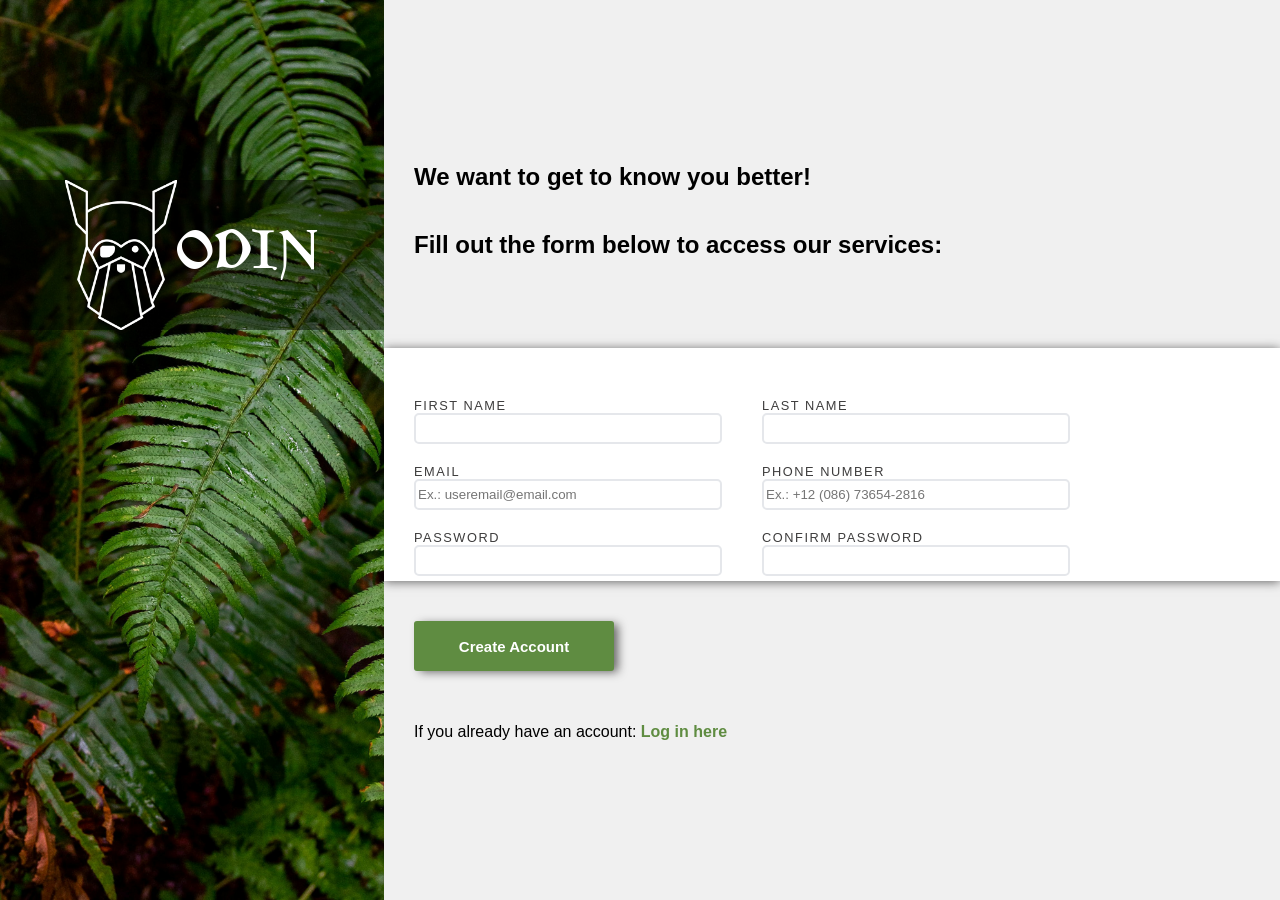
<file: index.html>
<!DOCTYPE html>
<html lang="en">
<head>
    <meta charset="UTF-8">
    <meta name="viewport" content="width=device-width, initial-scale=1.0">
    <title>Sign Up Form</title>
    <link rel="stylesheet" href="styles.css">
</head>
<body>
    <div class="column-one">
        <div class="logo-and-brand">
                <img class="logo" src="images/odin-lined.png" alt="">
                <span>ODIN</span> 
        </div>
    </div>
    <div class="column-two">
        <div class="title">
            <h2>
                We want to get to know you better!
            </h2>
            <h2>
                Fill out the form below to access our services:
            </h2>
        </div>
        <div class="form">
            <form action="" method="get" class="signUp-form">
                <div class="form-column-one">
                    <label for="first-name">FIRST NAME</label>
                    <input type="text" id="first-name" name="userFistName">
                    
                    <label for="user-email">EMAIL</label>
                    <input type="email" id="user-email" name="userEmail" required placeholder="Ex.: useremail@email.com">

                    <label for="password">PASSWORD</label>
                    <input type="password" id="password" name="userPassword" required minlength="8">

                </div>
                
                <div class="form-column-two">
                    <label for="last-name">LAST NAME</label>
                    <input type="text" id="last-name" name="userLastName">
                    
                    <label for="phone">PHONE NUMBER</label>
                    <input type="text" id="phone" name="userPhone" placeholder="Ex.: +12 (086) 73654-2816">
    
                    <label for="confirm-password">CONFIRM PASSWORD</label>
                    <input type="password" id="confirm-password" name="userConfirmPassword" required minlength="8">

                </div>
            </form>
        </div>
        <div class="form-footer">
            <button type="submit">Create Account</button>
            <br>
            <br>
            <p>If you already have an account: <a href="">Log in here</a></p>
        </div>

    </div>
</body>
</html>
</file>
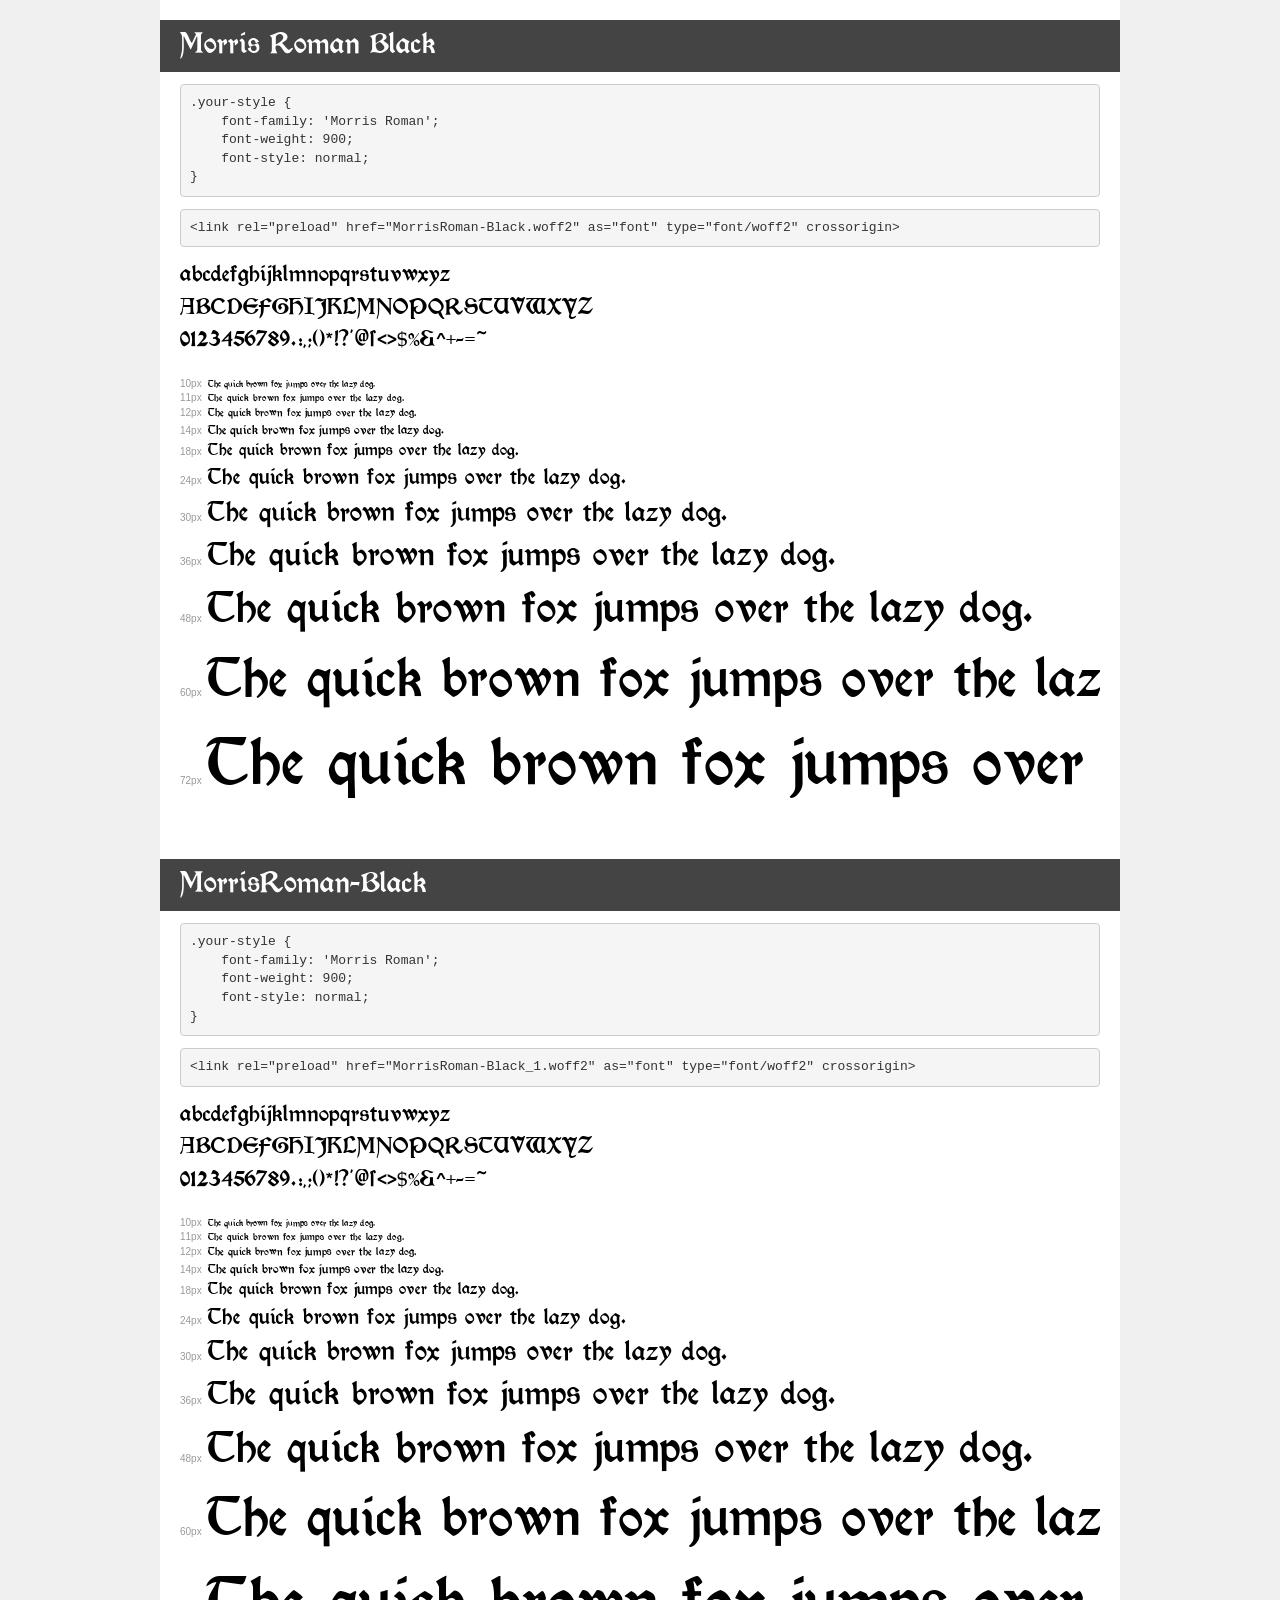
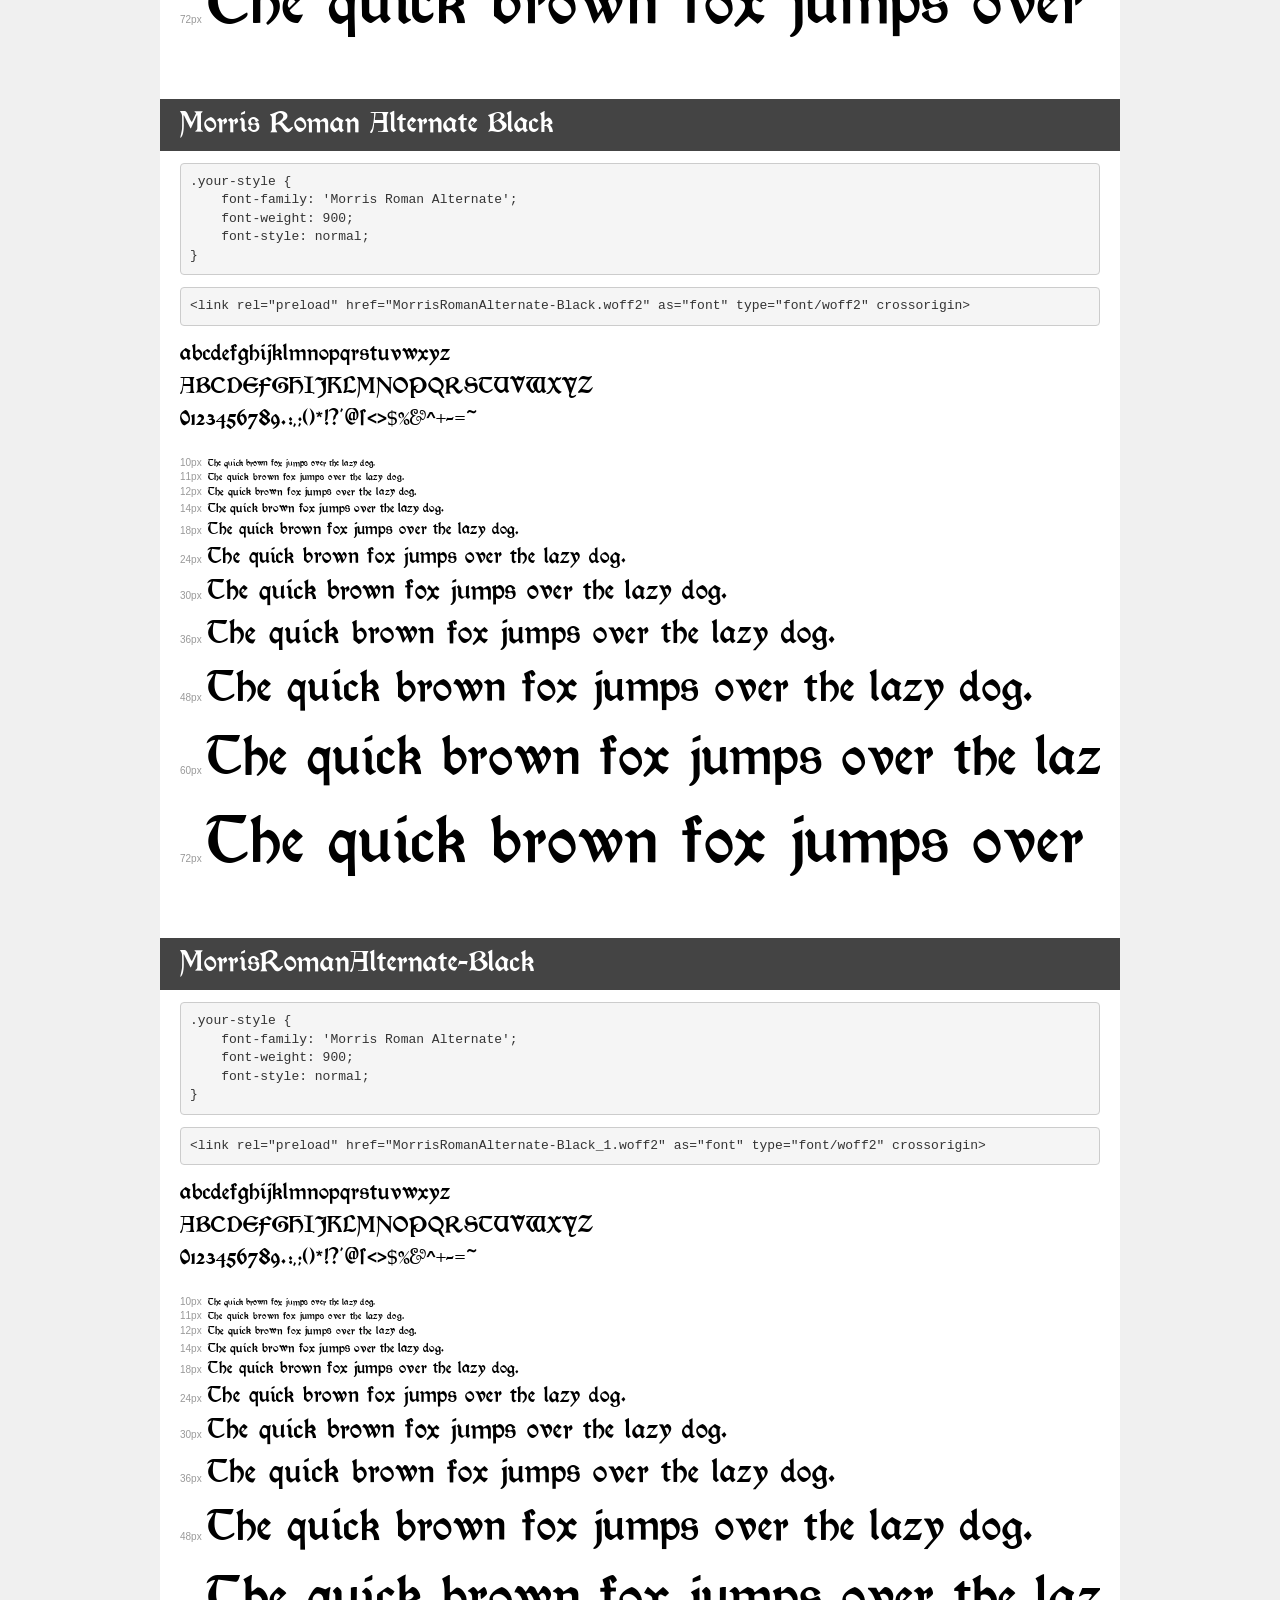
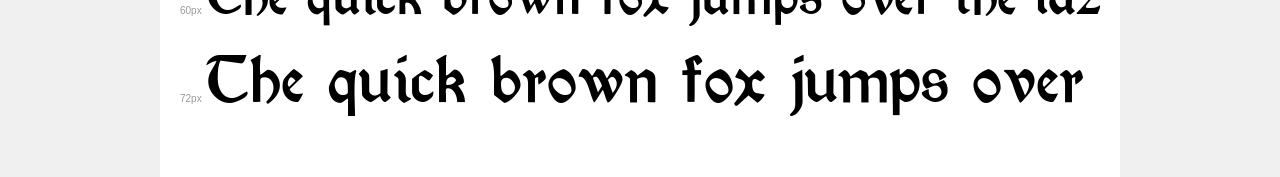
<file: fonts/demo.html>
<!DOCTYPE html>
<html lang="en">
<head>
    <meta charset="utf-8">
    <meta http-equiv="X-UA-Compatible" content="IE=edge">
    <meta name="viewport" content="width=device-width, initial-scale=1">
    <meta name="robots" content="noindex, noarchive">
    <meta name="format-detection" content="telephone=no">
    <title>Transfonter demo</title>
    <link href="stylesheet.css" rel="stylesheet">
    <style>
        /*
        http://meyerweb.com/eric/tools/css/reset/
        v2.0 | 20110126
        License: none (public domain)
        */
        html, body, div, span, applet, object, iframe,
        h1, h2, h3, h4, h5, h6, p, blockquote, pre,
        a, abbr, acronym, address, big, cite, code,
        del, dfn, em, img, ins, kbd, q, s, samp,
        small, strike, strong, sub, sup, tt, var,
        b, u, i, center,
        dl, dt, dd, ol, ul, li,
        fieldset, form, label, legend,
        table, caption, tbody, tfoot, thead, tr, th, td,
        article, aside, canvas, details, embed,
        figure, figcaption, footer, header, hgroup,
        menu, nav, output, ruby, section, summary,
        time, mark, audio, video {
            margin: 0;
            padding: 0;
            border: 0;
            font-size: 100%;
            font: inherit;
            vertical-align: baseline;
        }
        /* HTML5 display-role reset for older browsers */
        article, aside, details, figcaption, figure,
        footer, header, hgroup, menu, nav, section {
            display: block;
        }
        body {
            line-height: 1;
        }
        ol, ul {
            list-style: none;
        }
        blockquote, q {
            quotes: none;
        }
        blockquote:before, blockquote:after,
        q:before, q:after {
            content: '';
            content: none;
        }
        table {
            border-collapse: collapse;
            border-spacing: 0;
        }
        /* demo styles */
        body {
            background: #f0f0f0;
            color: #000;
        }
        .page {
            background: #fff;
            width: 920px;
            margin: 0 auto;
            padding: 20px 20px 0 20px;
            overflow: hidden;
        }
        .font-container {
            overflow-x: auto;
            overflow-y: hidden;
            margin-bottom: 40px;
            line-height: 1.3;
            white-space: nowrap;
            padding-bottom: 5px;
        }
        h1 {
            position: relative;
            background: #444;
            font-size: 32px;
            color: #fff;
            padding: 10px 20px;
            margin: 0 -20px 12px -20px;
        }
        .letters {
            font-size: 25px;
            margin-bottom: 20px;
        }
        .s10:before {
            content: '10px';
        }
        .s11:before {
            content: '11px';
        }
        .s12:before {
            content: '12px';
        }
        .s14:before {
            content: '14px';
        }
        .s18:before {
            content: '18px';
        }
        .s24:before {
            content: '24px';
        }
        .s30:before {
            content: '30px';
        }
        .s36:before {
            content: '36px';
        }
        .s48:before {
            content: '48px';
        }
        .s60:before {
            content: '60px';
        }
        .s72:before {
            content: '72px';
        }
        .s10:before, .s11:before, .s12:before, .s14:before,
        .s18:before, .s24:before, .s30:before, .s36:before,
        .s48:before, .s60:before, .s72:before {
            font-family: Arial, sans-serif;
            font-size: 10px;
            font-weight: normal;
            font-style: normal;
            color: #999;
            padding-right: 6px;
        }
        pre {
            display: block;
            padding: 9px;
            margin: 0 0 12px;
            font-family: Monaco, Menlo, Consolas, "Courier New", monospace;
            font-size: 13px;
            line-height: 1.428571429;
            color: #333;
            font-weight: normal;
            font-style: normal;
            background-color: #f5f5f5;
            border: 1px solid #ccc;
            overflow-x: auto;
            border-radius: 4px;
        }
        /* responsive */
        @media (max-width: 959px) {
            .page {
                width: auto;
                margin: 0;
            }
        }
    </style>
</head>
<body>
<div class="page">
    <div class="demo">
        <h1 style="font-family: 'Morris Roman'; font-weight: 900; font-style: normal;">Morris Roman Black</h1>
        <pre title="Usage">.your-style {
    font-family: 'Morris Roman';
    font-weight: 900;
    font-style: normal;
}</pre>
        <pre title="Preload (optional)">
&lt;link rel=&quot;preload&quot; href=&quot;MorrisRoman-Black.woff2&quot; as=&quot;font&quot; type=&quot;font/woff2&quot; crossorigin&gt;</pre>
        <div class="font-container" style="font-family: 'Morris Roman'; font-weight: 900; font-style: normal;">
            <p class="letters">
                abcdefghijklmnopqrstuvwxyz<br>
ABCDEFGHIJKLMNOPQRSTUVWXYZ<br>
                0123456789.:,;()*!?'@#&lt;&gt;$%&^+-=~
            </p>
            <p class="s10" style="font-size: 10px;">The quick brown fox jumps over the lazy dog.</p>
            <p class="s11" style="font-size: 11px;">The quick brown fox jumps over the lazy dog.</p>
            <p class="s12" style="font-size: 12px;">The quick brown fox jumps over the lazy dog.</p>
            <p class="s14" style="font-size: 14px;">The quick brown fox jumps over the lazy dog.</p>
            <p class="s18" style="font-size: 18px;">The quick brown fox jumps over the lazy dog.</p>
            <p class="s24" style="font-size: 24px;">The quick brown fox jumps over the lazy dog.</p>
            <p class="s30" style="font-size: 30px;">The quick brown fox jumps over the lazy dog.</p>
            <p class="s36" style="font-size: 36px;">The quick brown fox jumps over the lazy dog.</p>
            <p class="s48" style="font-size: 48px;">The quick brown fox jumps over the lazy dog.</p>
            <p class="s60" style="font-size: 60px;">The quick brown fox jumps over the lazy dog.</p>
            <p class="s72" style="font-size: 72px;">The quick brown fox jumps over the lazy dog.</p>
        </div>
    </div>

    <div class="demo">
        <h1 style="font-family: 'Morris Roman'; font-weight: 900; font-style: normal;">MorrisRoman-Black</h1>
        <pre title="Usage">.your-style {
    font-family: 'Morris Roman';
    font-weight: 900;
    font-style: normal;
}</pre>
        <pre title="Preload (optional)">
&lt;link rel=&quot;preload&quot; href=&quot;MorrisRoman-Black_1.woff2&quot; as=&quot;font&quot; type=&quot;font/woff2&quot; crossorigin&gt;</pre>
        <div class="font-container" style="font-family: 'Morris Roman'; font-weight: 900; font-style: normal;">
            <p class="letters">
                abcdefghijklmnopqrstuvwxyz<br>
ABCDEFGHIJKLMNOPQRSTUVWXYZ<br>
                0123456789.:,;()*!?'@#&lt;&gt;$%&^+-=~
            </p>
            <p class="s10" style="font-size: 10px;">The quick brown fox jumps over the lazy dog.</p>
            <p class="s11" style="font-size: 11px;">The quick brown fox jumps over the lazy dog.</p>
            <p class="s12" style="font-size: 12px;">The quick brown fox jumps over the lazy dog.</p>
            <p class="s14" style="font-size: 14px;">The quick brown fox jumps over the lazy dog.</p>
            <p class="s18" style="font-size: 18px;">The quick brown fox jumps over the lazy dog.</p>
            <p class="s24" style="font-size: 24px;">The quick brown fox jumps over the lazy dog.</p>
            <p class="s30" style="font-size: 30px;">The quick brown fox jumps over the lazy dog.</p>
            <p class="s36" style="font-size: 36px;">The quick brown fox jumps over the lazy dog.</p>
            <p class="s48" style="font-size: 48px;">The quick brown fox jumps over the lazy dog.</p>
            <p class="s60" style="font-size: 60px;">The quick brown fox jumps over the lazy dog.</p>
            <p class="s72" style="font-size: 72px;">The quick brown fox jumps over the lazy dog.</p>
        </div>
    </div>

    <div class="demo">
        <h1 style="font-family: 'Morris Roman Alternate'; font-weight: 900; font-style: normal;">Morris Roman Alternate Black</h1>
        <pre title="Usage">.your-style {
    font-family: 'Morris Roman Alternate';
    font-weight: 900;
    font-style: normal;
}</pre>
        <pre title="Preload (optional)">
&lt;link rel=&quot;preload&quot; href=&quot;MorrisRomanAlternate-Black.woff2&quot; as=&quot;font&quot; type=&quot;font/woff2&quot; crossorigin&gt;</pre>
        <div class="font-container" style="font-family: 'Morris Roman Alternate'; font-weight: 900; font-style: normal;">
            <p class="letters">
                abcdefghijklmnopqrstuvwxyz<br>
ABCDEFGHIJKLMNOPQRSTUVWXYZ<br>
                0123456789.:,;()*!?'@#&lt;&gt;$%&^+-=~
            </p>
            <p class="s10" style="font-size: 10px;">The quick brown fox jumps over the lazy dog.</p>
            <p class="s11" style="font-size: 11px;">The quick brown fox jumps over the lazy dog.</p>
            <p class="s12" style="font-size: 12px;">The quick brown fox jumps over the lazy dog.</p>
            <p class="s14" style="font-size: 14px;">The quick brown fox jumps over the lazy dog.</p>
            <p class="s18" style="font-size: 18px;">The quick brown fox jumps over the lazy dog.</p>
            <p class="s24" style="font-size: 24px;">The quick brown fox jumps over the lazy dog.</p>
            <p class="s30" style="font-size: 30px;">The quick brown fox jumps over the lazy dog.</p>
            <p class="s36" style="font-size: 36px;">The quick brown fox jumps over the lazy dog.</p>
            <p class="s48" style="font-size: 48px;">The quick brown fox jumps over the lazy dog.</p>
            <p class="s60" style="font-size: 60px;">The quick brown fox jumps over the lazy dog.</p>
            <p class="s72" style="font-size: 72px;">The quick brown fox jumps over the lazy dog.</p>
        </div>
    </div>

    <div class="demo">
        <h1 style="font-family: 'Morris Roman Alternate'; font-weight: 900; font-style: normal;">MorrisRomanAlternate-Black</h1>
        <pre title="Usage">.your-style {
    font-family: 'Morris Roman Alternate';
    font-weight: 900;
    font-style: normal;
}</pre>
        <pre title="Preload (optional)">
&lt;link rel=&quot;preload&quot; href=&quot;MorrisRomanAlternate-Black_1.woff2&quot; as=&quot;font&quot; type=&quot;font/woff2&quot; crossorigin&gt;</pre>
        <div class="font-container" style="font-family: 'Morris Roman Alternate'; font-weight: 900; font-style: normal;">
            <p class="letters">
                abcdefghijklmnopqrstuvwxyz<br>
ABCDEFGHIJKLMNOPQRSTUVWXYZ<br>
                0123456789.:,;()*!?'@#&lt;&gt;$%&^+-=~
            </p>
            <p class="s10" style="font-size: 10px;">The quick brown fox jumps over the lazy dog.</p>
            <p class="s11" style="font-size: 11px;">The quick brown fox jumps over the lazy dog.</p>
            <p class="s12" style="font-size: 12px;">The quick brown fox jumps over the lazy dog.</p>
            <p class="s14" style="font-size: 14px;">The quick brown fox jumps over the lazy dog.</p>
            <p class="s18" style="font-size: 18px;">The quick brown fox jumps over the lazy dog.</p>
            <p class="s24" style="font-size: 24px;">The quick brown fox jumps over the lazy dog.</p>
            <p class="s30" style="font-size: 30px;">The quick brown fox jumps over the lazy dog.</p>
            <p class="s36" style="font-size: 36px;">The quick brown fox jumps over the lazy dog.</p>
            <p class="s48" style="font-size: 48px;">The quick brown fox jumps over the lazy dog.</p>
            <p class="s60" style="font-size: 60px;">The quick brown fox jumps over the lazy dog.</p>
            <p class="s72" style="font-size: 72px;">The quick brown fox jumps over the lazy dog.</p>
        </div>
    </div>

</div>
</body>
</html>
</file>
<file: styles.css>
@font-face {
    font-family: 'Morris Roman';
    src: url('fonts/MorrisRoman-Black.woff2') format('woff2');
    font-weight: 900;
    font-style: normal;
    font-display: swap;
}

@font-face {
    font-family: 'Morris Roman';
    src: url('fonts/MorrisRoman-Black_1.woff2') format('woff2');
    font-weight: 900;
    font-style: normal;
    font-display: swap;
}

@font-face {
    font-family: 'Morris Roman Alternate';
    src: url('fonts/MorrisRomanAlternate-Black.woff2') format('woff2');
    font-weight: 900;
    font-style: normal;
    font-display: swap;
}

@font-face {
    font-family: 'Morris Roman Alternate';
    src: url('fonts/MorrisRomanAlternate-Black_1.woff2') format('woff2');
    font-weight: 900;
    font-style: normal;
    font-display: swap;
}


body{
    display: flex;
    flex-direction: row;
    margin: 0;

}

div {
    box-sizing: border-box;
}

a {
    text-decoration: none;
    color: #5F8C41;
    font-weight: bold;
}

input {
  appearance: none;
  border: 2px solid #E5E7EB;
  border-radius: 5px;
  width: 300px;
  height: 25px;
}

input[type="text"]:focus, 
input[type="email"]:focus, 
input[type="number"]:focus {
    outline: none;
    border: 2px solid royalblue;
    box-shadow: 0px 1px 3px #E5E7EB;
}

input:user-invalid {
    border: 2px solid rgba(230, 44, 44, 0.824);
}


button{
    width: 200px;
    height: 50px;
    color: white;
    background-color: #5F8C41;
    box-shadow: 5px 2px 10px -1px #656464;
    border: none;
    border-radius: 3px;
    font-size: 15px;
    font-weight: bold;
}

label{
    margin-top: 20px;
    color: rgb(62, 61, 61);
    font: bolder;
}


.column-one {
    width: 30vw;
    height: 100vh;
    background-image: url('images/halie-west-25xggax4bSA-unsplash.jpg');
    background-size: cover;
}

.logo-and-brand{
    position: relative;
    top: 20vh;
    background-color: rgba(0, 0, 0, 0.45);
    font-family: 'Morris Roman', serif;
    font-size: 3.7em;
    height: 150px;
    display: flex;
    flex-direction: row;
    justify-content: center;
    align-items: center;
}

.logo{
    width: inherit;
    height: inherit;
}

.logo-and-brand > span{
    color: white;
    position: center;

}

.column-two {
    display: flex;
    flex-direction: column;
    justify-content: space-around;
    width: 70vw;
    height: 100vh;
    font-family: Arial, Helvetica, sans-serif;
    overflow: auto;
}

.column-two > div {
    flex-grow: 1;
    padding-left: 30px;
}

.form{
    height: 10vh;
    font-size: 0.8rem;
    letter-spacing: 0.12em;
    position: relative;
    z-index: 1;
    background-color: white;
    box-shadow: 0px 1px 10px  #656464;
}


.signUp-form{
    display: flex;
    position: relative;
    top: 30px;
    gap: 40px;
}

.title{
    display: flex;
    flex-direction: column;
    justify-content: flex-end;
    padding-bottom: 70px;
    background-color:rgb(240, 240, 240);
}

[class^="form-column-"] > *{
    display: block;
    
}
 .form-footer {
    display: flex;
    flex-direction: column;
    justify-content: flex-start;
    padding-top: 40px;
    background-color:rgb(240, 240, 240);
    
 }
</file>
<file: fonts/stylesheet.css>
@font-face {
    font-family: 'Morris Roman';
    src: url('MorrisRoman-Black.woff2') format('woff2');
    font-weight: 900;
    font-style: normal;
    font-display: swap;
}

@font-face {
    font-family: 'Morris Roman';
    src: url('MorrisRoman-Black_1.woff2') format('woff2');
    font-weight: 900;
    font-style: normal;
    font-display: swap;
}

@font-face {
    font-family: 'Morris Roman Alternate';
    src: url('MorrisRomanAlternate-Black.woff2') format('woff2');
    font-weight: 900;
    font-style: normal;
    font-display: swap;
}

@font-face {
    font-family: 'Morris Roman Alternate';
    src: url('MorrisRomanAlternate-Black_1.woff2') format('woff2');
    font-weight: 900;
    font-style: normal;
    font-display: swap;
}
</file>
